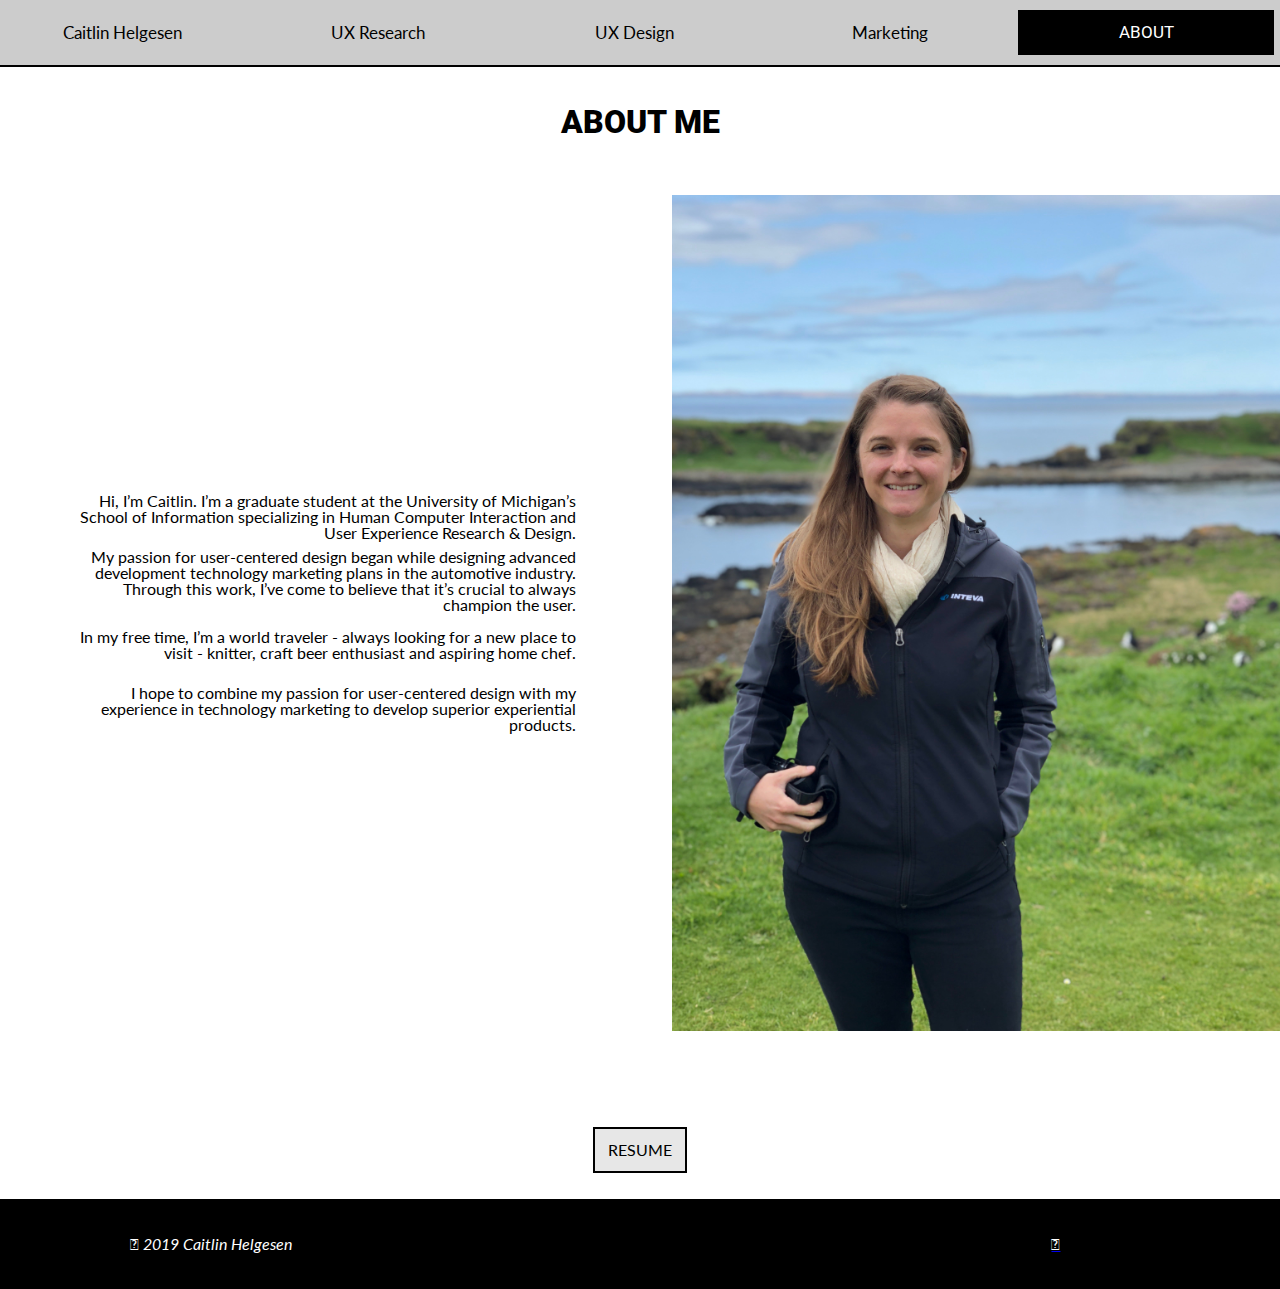
<file: about.html>
<!DOCTYPE html>
<html lang="en">
<head>
  <meta charset="UTF-8">
  <link rel="shortcut icon" href="images/Icon.png">
  <link rel="stylesheet" type="text/css" href="css/html5reset.css">
  <link rel="stylesheet" type="text/css" href="css/style.css">
  <link href="https://fonts.googleapis.com/css?family=Lato" rel="stylesheet">
  <link href="https://fonts.googleapis.com/css?family=Roboto:400,900" rel="stylesheet">
  <link rel="stylesheet" href="https://use.fontawesome.com/releases/v5.7.2/css/all.css" integrity="sha384-fnmOCqbTlWIlj8LyTjo7mOUStjsKC4pOpQbqyi7RrhN7udi9RwhKkMHpvLbHG9Sr" crossorigin="anonymous">
  <link rel="stylesheet" href="https://cdnjs.cloudflare.com/ajax/libs/font-awesome/4.7.0/css/font-awesome.min.css">
  <meta name="viewport" content="width=device-width, initial-scale=1.0">

  <!-- Global site tag (gtag.js) - Google Analytics -->
  <script async src="https://www.googletagmanager.com/gtag/js?id=UA-138280286-1"></script>
  <script>
    window.dataLayer = window.dataLayer || [];
    function gtag(){dataLayer.push(arguments);}
    gtag('js', new Date());

    gtag('config', 'UA-138280286-1');
  </script>

  <title>About</title>
</head>
<body>
  <a href = "#skip-to-main" class="skip">skip to main content</a>
  <header>
    <nav class="nav" id="myNav">
        <a href = "index.html" class="home">Caitlin Helgesen</a>
        <a href = "uxresearch.html" >UX Research</a>
        <a href = "uxdesign.html">UX Design</a>
        <a href = "marketing.html">Marketing</a>
        <a href = "about.html" class = "current">About</a>
        <a href="javascript:void(0);" class="icon" onclick="hamburger()">
        <i class="fa fa-bars"></i>
      </a>
    </nav>



  </header>
  <main id="skip-to-main" >
    <h1 class="about_head">about me</h1>
      <!-- <img src="images/background_img.jpg" alt=" " class="background_img"/> -->
    <div class="about">
      <div class="aboutText">
      <p>Hi, I’m Caitlin. I’m a graduate student at the University of Michigan’s School of Information specializing in Human Computer Interaction and User Experience Research & Design.</p>
      <p> My passion for user-centered design began while designing advanced development technology marketing plans in the automotive industry. Through this work, I’ve come to believe that it’s crucial to always champion the user.</p>
      <p> In my free time, I’m a world traveler - always looking for a new place to visit - knitter, craft beer  enthusiast and aspiring home chef.</p>
      <p> I hope to combine my passion for user-centered design with my experience in technology marketing to develop superior experiential products.</p>
    </div>
    <div class="aboutImg">
      <img src="images/profile_pic.jpg" alt="profile picture"/>
    </div>
  </div>
      <a href ="docs/CaitlinHelgesenResumeJan2019.pdf" class="resume" aria-label= "this document is a pdf">RESUME</a>

  </main>

  <footer>
    <i class="far fa-copyright fa-xl"> 2019 Caitlin Helgesen</i>
    <a href = "https://www.linkedin.com/in/caitlindhelgesen/" aria-label= "link to linkedin"><i class="fab fa-linkedin-in"></i></a>
    <a href = "mailto:chelgese@umich.edu" aria-label= "link to email"><i class="far fa-envelope"></i></a>
  </footer>
  <script src="style.js"></script>
  </body>

</html>
</file>
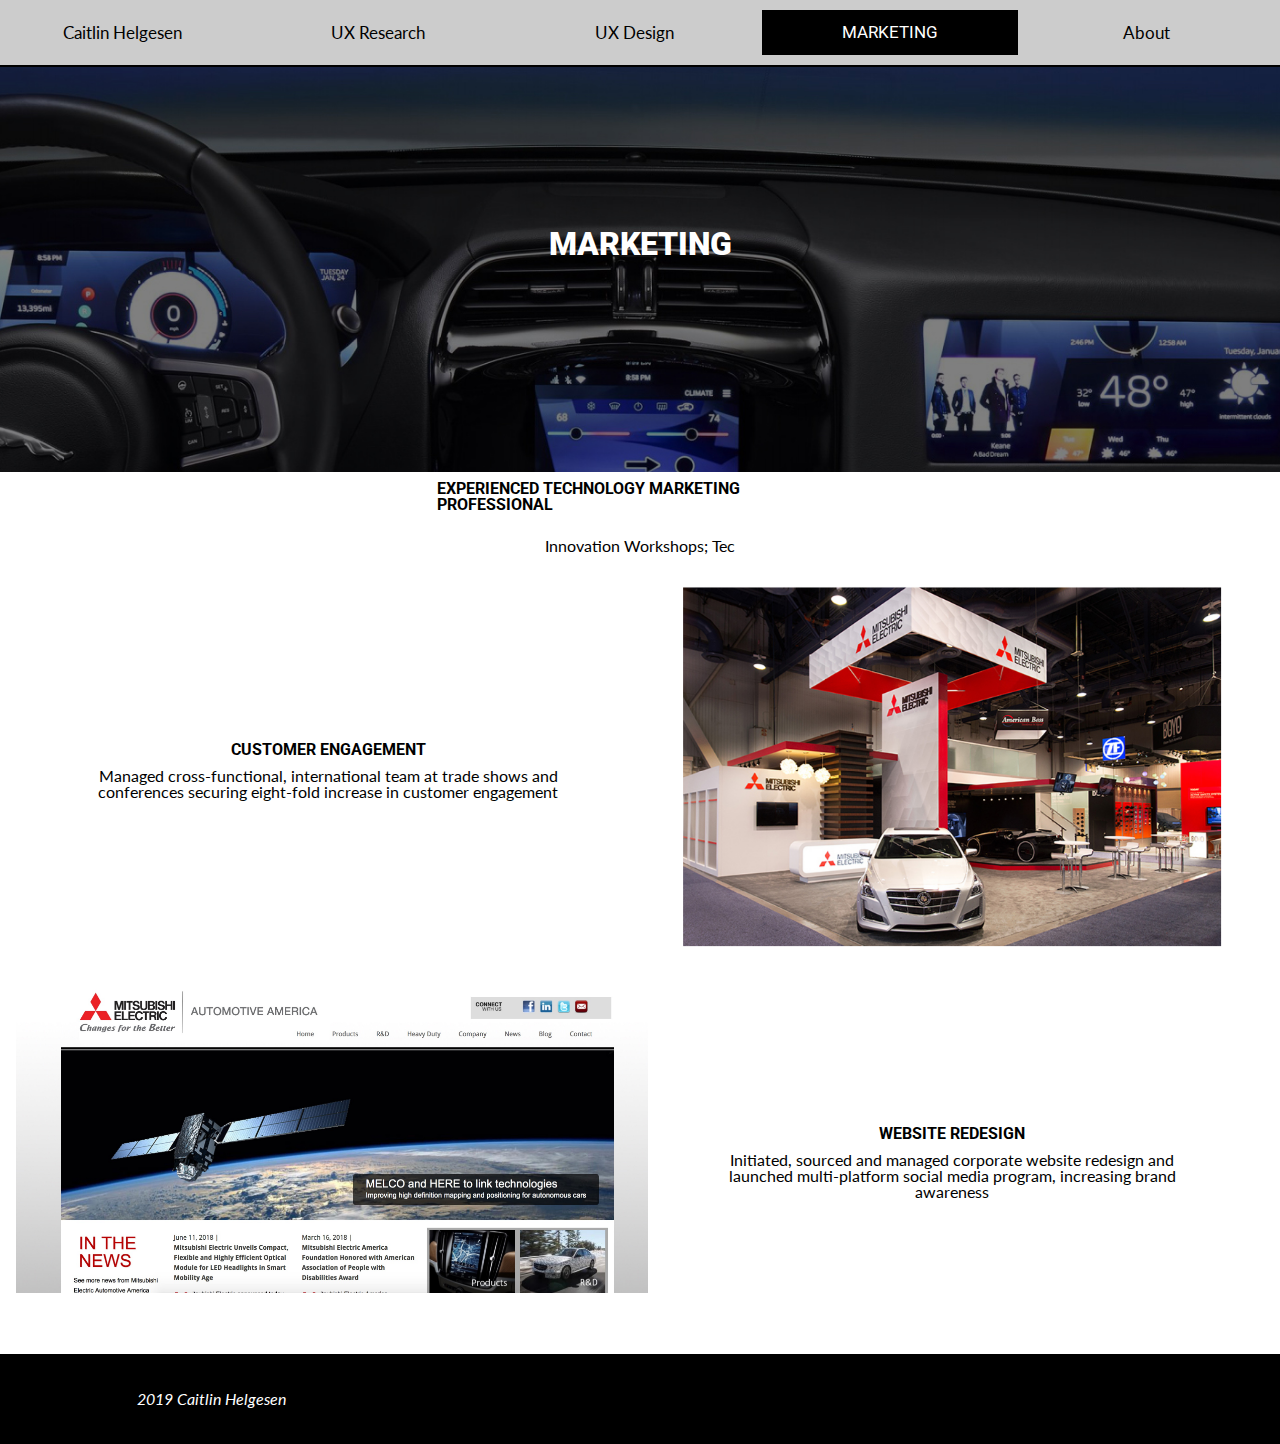
<file: marketing.html>
<!DOCTYPE html>
<html lang="en">
<head>
  <meta charset="UTF-8">
  <link rel="shortcut icon" href="images/Icon.png">
  <link rel="stylesheet" type="text/css" href="css/html5reset.css">
  <link rel="stylesheet" type="text/css" href="css/style.css">
  <link href="https://fonts.googleapis.com/css?family=Lato" rel="stylesheet">
  <link href="https://fonts.googleapis.com/css?family=Roboto:400,900" rel="stylesheet">
  <link rel="stylesheet" href="https://use.fontawesome.com/releases/v5.7.2/css/all.css" integrity="sha384-fnmOCqbTlWIlj8LyTjo7mOUStjsKC4pOpQbqyi7RrhN7udi9RwhKkMHpvLbHG9Sr" crossorigin="anonymous">
  <meta name="viewport" content="width=device-width, initial-scale=1.0">
  <!-- Global site tag (gtag.js) - Google Analytics -->
  <script async src="https://www.googletagmanager.com/gtag/js?id=UA-138280286-1"></script>
  <script>
    window.dataLayer = window.dataLayer || [];
    function gtag(){dataLayer.push(arguments);}
    gtag('js', new Date());

    gtag('config', 'UA-138280286-1');
  </script>

  <title>Marketing</title>
</head>
<body>
  <a href = "#skip-to-main" class="skip">skip to main content</a>
  <header>
    <nav class="nav" id="myNav">
        <a href = "index.html">Caitlin Helgesen</a>
        <a href = "uxresearch.html">UX Research</a>
        <a href = "uxdesign.html">UX Design</a>
        <a href = "marketing.html" class = "current">Marketing</a>
        <a href = "about.html">About</a>
        <a href="javascript:void(0);" class="icon" onclick="hamburger()">
        <i class="fa fa-bars"></i>
      </a>
    </nav>
  <h1 class="marketing">Marketing</h1>
   <!-- <img src="images/Fpace.jpg" alt = "Car interior"/> -->
  </header>
  <main id="skip-to-main" >
    <div class=marketingText>
    <h2>Experienced Technology Marketing Professional</h2>
    <p class="innovation" id="inno">I</p>
  </div>
    <section class="customer">
      <div class="text">
      <h2>Customer Engagement</h2>
      <p>Managed cross-functional, international team at trade shows and conferences securing eight-fold increase in customer engagement</p>
      </div>
      <div class="flipcard" tabindex="0">
        <div class="innerflipcard">
          <div class="frontflipcard">
            <img src="images/CES10.jpg" alt = "CES Tradeshow booth"/>
          </div>
        <div class="backflipcard">
          <p>Mitsubishi Electric Booth</p>
          <p>2016 CES</p>
          <p>Las Vegas, NV</p>
        </div>
      </div>
    </div>
    </section>
    <section class="website">
      <div class="text">
      <h2>Website Redesign</h2>
      <p>Initiated, sourced and managed corporate website redesign and launched multi-platform social media program, increasing brand awareness</p>
      </div>
      <div class="flipcard" tabindex="0">
        <div class="innerflipcard">
          <div class="frontflipcard">
            <img src="images/MEAA_Website.jpg" alt = "Example of website redesign"/>
          </div>
        <div class="backflipcard">
        <p>Mitsubisi Electric Automotive America Website</p>
        <p>Can be found at:</p>
        <a href = "http://www.meaa-mea.com">www.meaa-mea.com</a>
        </div>
      </div>
    </div>
    </section>
    </main>

    <footer>
      <i class="far fa-copyright fa-xl"> 2019 Caitlin Helgesen</i>
      <a href = "https://www.linkedin.com/in/caitlindhelgesen/" aria-label= "link to linkedin"><i class="fab fa-linkedin-in"></i></a>
      <a href = "mailto:chelgese@umich.edu" aria-label= "link to email"><i class="far fa-envelope"></i></a>
    </footer>
      <script src="style.js"></script>
      <script src="marketing.js"></script>
    </body>
    </html>
</file>
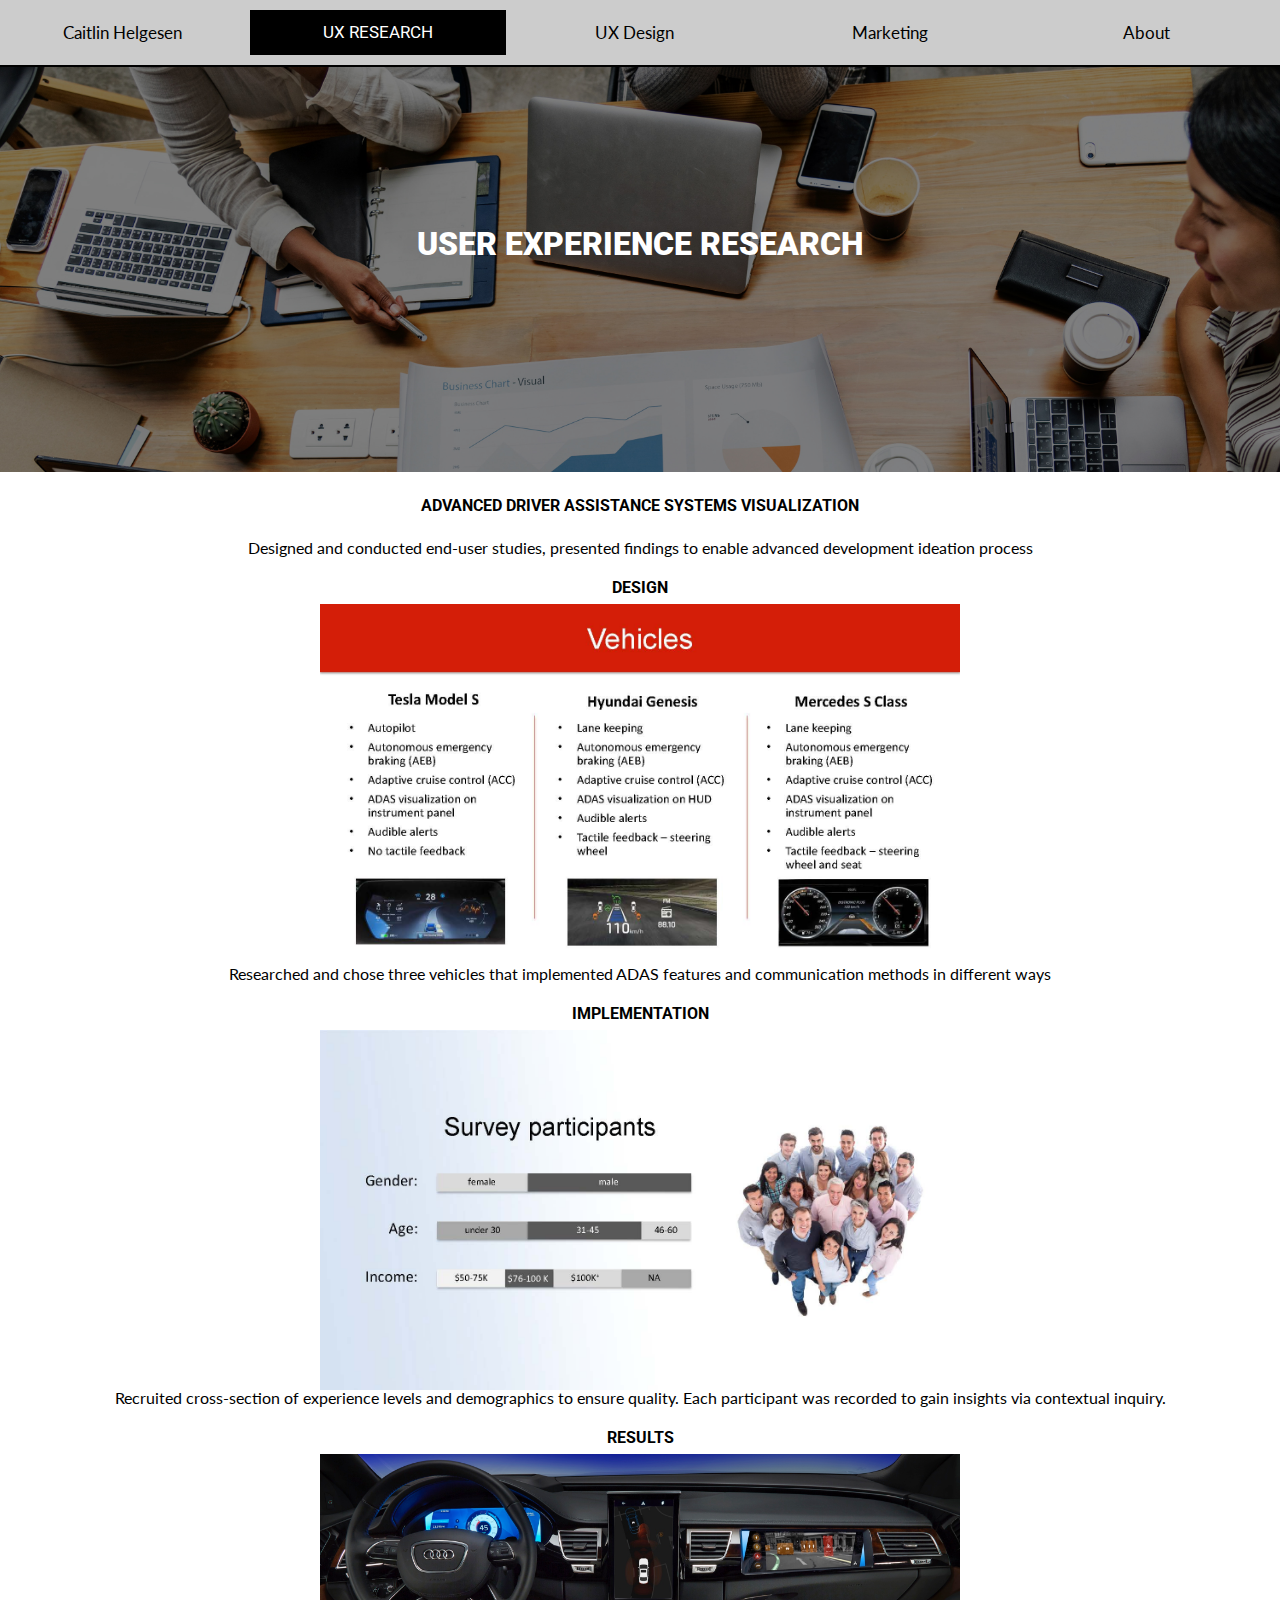
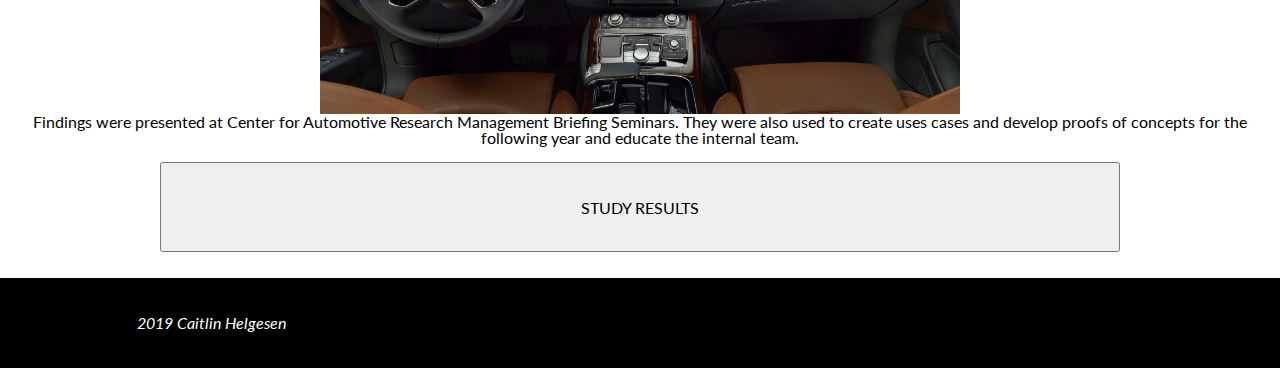
<file: uxresearch.html>
<!DOCTYPE html>
<html lang="en">
<head>
  <meta charset="UTF-8">
  <link rel="shortcut icon" href="images/Icon.png">
  <link rel="stylesheet" type="text/css" href="css/html5reset.css">
  <link rel="stylesheet" type="text/css" href="css/style.css">
  <link href="https://fonts.googleapis.com/css?family=Lato" rel="stylesheet">
  <link href="https://fonts.googleapis.com/css?family=Roboto:400,900" rel="stylesheet">
  <link rel="stylesheet" href="https://use.fontawesome.com/releases/v5.7.2/css/all.css" integrity="sha384-fnmOCqbTlWIlj8LyTjo7mOUStjsKC4pOpQbqyi7RrhN7udi9RwhKkMHpvLbHG9Sr" crossorigin="anonymous">
  <meta name="viewport" content="width=device-width, initial-scale=1.0">

  <!-- Global site tag (gtag.js) - Google Analytics -->
  <script async src="https://www.googletagmanager.com/gtag/js?id=UA-138280286-1"></script>
  <script>
    window.dataLayer = window.dataLayer || [];
    function gtag(){dataLayer.push(arguments);}
    gtag('js', new Date());

    gtag('config', 'UA-138280286-1');
  </script>

  <title>User Experience Research</title>
</head>
<body>
  <a href = "#skip-to-main" class="skip">skip to main content</a>
  <header>
    <nav class="nav" id="myNav">
        <a href = "index.html">Caitlin Helgesen</a>
        <a href = "uxresearch.html" class = "current">UX Research</a>
        <a href = "uxdesign.html">UX Design</a>
        <a href = "marketing.html">Marketing</a>
        <a href = "about.html">About</a>
        <a href="javascript:void(0);" class="icon" onclick="hamburger()">
        <i class="fa fa-bars"></i>
      </a>
    </nav>
    <h1 class="uxresearch">User Experience Research</h1>
    </header>

    <main id="skip-to-main" class="research">

      <!-- <img src="images/UXResearchheader.jpg" alt = " "/> -->
      <h2>Advanced Driver Assistance Systems Visualization</h2>
      <p>Designed and conducted end-user studies, presented findings to enable advanced development ideation process</p>
      <section class = "design">
        <h3>Design</h3>
        <img src= "images/MELCO_ADAS_Visualization_Images_Page_06.jpg" alt= "ADAS features of three vehicles: Tesla, Genesis and Mercedes S Class"/>
        <p>Researched and chose three vehicles that implemented ADAS features and communication methods in different ways </p>
      </section>

     <section class="implementation">
       <h3>Implementation</h3>
       <img src= "images/MELCO_ADAS_Visualization_Images_Page_07.jpg" alt= "Survey demographics"/>
       <p>Recruited cross-section of experience levels and demographics to ensure quality.  Each participant was recorded to gain insights via contextual inquiry.</p>
    </section>
     <section class="results">
       <h3>Results</h3>
       <img src= "images/MELCO_ADAS_Visualization_Results.jpg" alt= "Slide from final presentation"/>
      <p>Findings were  presented at Center for Automotive Research Management Briefing Seminars.  They were also used to create uses cases and develop proofs of concepts for the following year and educate the internal team.</p>
    </section>
    <button class="accordian">Study Results</button>
      <div class="acctext">
       <p>I designed and conducted this survey in 2016 to learn more about how users interact with the driver assistance features in their vehicles and to understand their preferences for how those systems communicate to the driver.  The study consisted of driver’s using three vehicles, completing a short survey after each drive and then completing a comprehensive survey following all three drives.  Each user was also filmed for review.  The findings were used to develop future use cases and proofs of concepts and were presented at the Center for Automotive Research’s Management Briefing Seminar in 2016.</p>
     </div>
  </main>
  <footer>
    <i class="far fa-copyright fa-xl"> 2019 Caitlin Helgesen</i>
    <a href = "https://www.linkedin.com/in/caitlindhelgesen/" aria-label= "link to linkedin"><i class="fab fa-linkedin-in"></i></a>
    <a href = "mailto:chelgese@umich.edu" aria-label= "link to email"><i class="far fa-envelope"></i></a>
  </footer>
  <script src="accordian.js"></script>
  <script src="style.js"></script>
  </body>

  </html>
</file>
<file: css/style.css>
/* header{font-family: arial;} */

body{
  font-family: 'Lato', sans-serif;
  /* margin-top: -1em; */
}

img{
  width: 100%;
  height: 100%}

nav {
  display: flex;
  flex-direction: column-reverse;
  background-color: #cccccc;
  font-family: 'Lato', sans-serif;
  align-items: center;
  text-decoration: none;
  padding: 10px;
  color: #000066;
  text-align: center;
  background-color: #000000;
  color: black;
  border-bottom: 2px solid #000000;
  margin: -1em;
}
/* .nav .logo {
  display: flex;
  align-content: flex-start;
} */
/* nav ul li{
  align-items: center;
/* } */

/* nav a{
  text-decoration: none;
  color: #000000;
} */
.nav a:link {
  display: block;
  color: #ffffff;
  text-align: center;
  padding: 14px 16px;
  text-decoration: none;
  font-size: 17px;
}
.navresponsive a {
  display: block;
  color: #f2f2f2;
  text-align: center;
  padding: 5px 5px;
  text-decoration: none;
  font-size: 17px;
}
.nav a:hover {
  background-color: #ddd;
  color: black;
}
.nav a:active{
  background-color: #000000;
  color: white;
}

nav a:visited{
  color: #ffffff;
  text-align: center;
  padding: 14px 16px;
  text-decoration: none;
  font-size: 17px;
}
nav a.current {
 background-color: #000000;
 color: #ffffff;
 font-family: 'Roboto', sans-serif;
 text-transform: uppercase;
}
.nav .icon {
  display: none;
}
.nav a:not(:first-child) {display: none;}
.nav a.icon {
    display: block;
  }
.nav.responsive {position: relative;}
.nav.responsive a.icon {
    position: absolute;
    right: 0;
    top: 0;
  }
.nav.responsive a {
    display: block;
    text-align: left;
  }

h1{font-family:'Roboto', sans-serif;
  font-weight: 900;
  font-size: 2em;
  color: #ffffff;
  text-transform: uppercase;
  padding: .1em;
}

background-img{
  max-width: 100%;
  max-height: 100%;
}

a.skip{
	margin:15px;
	text-decoration: none;
	position: relative;
    top: -80px;
    transition: top ease-in .5s;
  z-index: 2;
  padding: 1%;
}

a.skip:focus{
	background-color: #e7e7e7;
  font-family: 'Lato', sans-serif;
  color: #000000;
	top: 0px;
	border: 1px solid black;
}

ul{
	text-decoration: none;
  list-style-type: none;
  margin: 0;
  padding: 0;
  text-decoration: none;
}

/* .current{
  text-transform: uppercase;
  text-decoration: none;
  font-family: 'roboto';
  font-weight: 900;
  /* background-color: #e7e7e7;
  color: black;
  border: 2px solid #000000;
  width: auto;
  height: auto;
  margin: 10px;
  text-decoration: none;
  padding: 1%;
  /* } */

nav ul li .home{
  font-family: 'Lato';
  font-weight: bold;
  text-decoration-line: none;
}

footer{
display: grid;
background-color: #000000;
color: #ffffff;
font-family: 'Lato', sans-serif;
grid-template-columns: 33% 33% 33%;
height: 10vh;
justify-items: center;
align-items: center;

}
.far.fa-copyright.fa{
font-family: 'Lato', sans-serif;
}

.fab.fa-linkedin-in{
  color: #ffffff;
}

.far.fa-envelope{
  color: #ffffff;
}
main{
  display: flex;
  flex-direction: column;
  justify-content: flex-start;
  flex-wrap: wrap;
}



/* --------- ABOUT PAGE ---------*/



.about{display: flex;
  flex-direction: column;
  justify-content: center;
  margin-bottom: 5%
}

.about_head{
  color: #000000;
  text-align: center;
  padding: 2%;
  margin-top: 5%;
}
.about img{
  max-width: 75%;
  max-height: 75%;
  width: auto;
  height:auto;
  align-self: center;
  margin: 5%;

}
.resume {
    align-self: center;
    background-color: #e7e7e7;
    color: black;
    border: 2px solid #000000;
    margin-left: auto;
    margin-right: auto;
    margin-bottom: 2%;
    text-decoration: none;
    padding: 1%;

}

/* p{
  margin: auto;

} */

/*  --------- UX DESIGN PAGE ---------*/
.skills {
    display: grid;
    grid-template-columns: 1fr 1fr 1fr;
    grid-template-rows: 1fr 1fr;
    margin: auto;
    text-align: center
}

.skills p{
  padding: 2%;
}
.design_background{
  display: flex;
flex-direction: column;
justify-content: center;
align-items: center;
background: gray;
background-color: #000000;
background-image: url('../images/uxheader_op.jpg');
background-size: cover;
min-height: 20vh;
background-repeat: no-repeat;
text-align: center;
background-attachment: fixed;
background-position: center;
height: 100%;
}
 h2{
   display: flex;
justify-content: center;
margin: auto;
padding: 2%;
text-transform: uppercase;
font-family: 'Roboto';

}
/* .design_list iframe{
  display: none;
}
.design_list ul{
  display: flex;
  flex-direction: column;
    /* justify-content: space-between; */
  /* margin: .5em;
}
.design_list ul li{ */
  /* display: flex;
  flex-direction: column; */
    /* justify-content: space-between; */
  /* margin: .5em;
} */

.design .problem p{
  width: 75%;
  border: 2px solid grey;
  padding: 2%;
  margin: auto;
  margin-top: 2%;
  text-align: center;

}
/* .skills ul{
  display: flex;
  flex-direction: column;
  flex-wrap: nowrap;
  justify-content: space-between;
  margin-bottom: 4em; */
/* width: 50%; */
  /* height: fit-content */
/* } */
/*
.skills ul li{
  align-self: center;
  margin: auto;
  padding: 2%;
  font-family: 'Lato', sans-serif;
  text-decoration: none;
} */
.gallery{
  position: relative;
  margin: auto;
  width: 75%;
  padding-left: 5%;
  padding-right: 5%;
}
.dots{
  text-align: center;
}
.dot {
  cursor: pointer;
  height: 10px;
  width: 10px;
  margin: 0 2px;
  background-color: #bbb;
  border-radius: 50%;
  display: inline-block;
  transition: background-color 0.6s ease;
}
.active, .dot:hover {
  background-color: #eaebed;
}
/* .gallery img{
  width:95%;
  height: 95%;
  max-width: 100%;
  max-height: 100%;
  width: auto;
  height:auto;
  align-self: center;
  margin: 5%;
} */


.carouselImg{
  display: block;
  height: auto;
  width: auto;
  margin: auto;
}

#player{
  margin: auto;
  padding: 3%;
  max-width: 100%;
  width: 75%
}

.back, .forward{
cursor: pointer;
 position: absolute;
 top: 50%;
 width: auto;
 padding: 16px;
 margin-top: -22px;
 color: white;
 font-weight: bold;
 font-size: 18px;
 transition: 0.6s ease;
 border-radius: 0 3px 3px 0;
 user-select: none;
 background-color: #343538;
  z-index: 2;
}

.forward{
  right: 0;
  border-radius: 0 5px 5px 0;
}

.back{
  left: 0;
  border-radius: 5px 0 0 5px;

}
.accordian{
  display: block;
  margin: auto;
  width: 75%;
  height: 10vh;
  font-family: 'lato', sans-serif;
  text-transform: uppercase;
  font-size: medium;
  transition: 1s;
}
.active .accordian:hover{
  background-color: #000000;
}
.acctext{
  display: block;
  padding: 2%;
  margin: auto;
  display: none;
  overflow: hidden;
}
.methods{
  display: grid;
  grid-template-columns: 1fr 1fr 1fr;
  grid-template-rows: 1fr 1fr;
  width: 75%;
  margin: auto;
}

.methods p{
  padding: 2%;
  margin: auto;
  text-align: center;
}
.design p{
  width: 75%;
  display: block;
  margin: auto;
  text-align: center;

}
/* .design{
  margin: auto;
}
.design p{

  padding: 2%;
  text-align: center;
} */
/*  --------- UX RESEARCH PAGE ---------*/
.research{
  display: flex;
  flex-direction: column;
  flex-wrap: wrap;
  margin-bottom: 2%;
}
.uxresearch{
display: flex;
flex-direction: column;
justify-content: center;
align-items: center;
background-color: #000000;
background-image: url('../images/UXResearchheader_op.jpg');
background-size: cover;
min-height: 20vh;
background-repeat: no-repeat;
text-align: center;
background-attachment: fixed;
background-position: center;
height: 100%;
}

.research img{
  object-fit: contain;
}

.research h3{
display: flex;
justify-content: center;
margin: .5em;
text-transform: uppercase;
font-family: 'Roboto';
}


.implementation{
  margin: auto;
}

.results{
  margin: auto;
}
/* .details{
  margin-bottom: 2%;
  margin-left: auto;
  margin-right: auto;
} */
/*
.research_background{
  display: flex;
flex-direction: row;
justify-content: center;
align-items: center;
background-image: url('../images/UXResearchheader_op.jpg');
background-size: cover;
min-height: 20vh;
background-repeat: no-repeat;
} */
/*  --------- HOMEPAGE ---------*/
.homepage {
display: flex;
flex-direction: column;
justify-content: center;
text-align: center;
align-items: center;
background-color: #000000;
background-image: url('../images/homepage_op.jpg');
background-size: cover;
min-height: 20vh;
background-repeat: no-repeat;
text-align: center;
background-attachment: fixed;
background-position: center;
height: 100%;
z-index: -1;
}

.homepage p{
  display: none;
}
.homelinks a{
display: flex;
flex-direction: column;
/* justify-content: center; */
padding: .5em;
}

/*  --------- MARKETING PAGE ---------*/
.marketing {
display: flex;
flex-direction: row;
justify-content: center;
align-items: center;
background-color: #000000;
background-image: url('../images/Fpace_op.jpg');
background-size: cover;
min-height: 20vh;
width:auto;
background-repeat: no-repeat;
text-align: center;
background-attachment: fixed;
background-position: center;
height: 100%;
}
/*
@media screen and (min-width:500px) {
	.about_img img{
		width: 100%;
		height: 75vh; */
.break{
  margin: auto;
}

.backflipcard{
  display: none;
}
@media screen and (min-width:750px) {
	.about_img img{
		width: 45%;
		height: 75vh;
  }
.nav{
  position: fixed;
  z-index: 1;
    width: 100%;
    height: auto;
    display: grid;
    grid-template-columns: 1fr 1fr 1fr 1fr 1fr;
    background-color: #cccccc;
    font-family: 'Lato', sans-serif;
  }


.nav a:link{
  color: #000000;
}

.nav a:visited{
  color: #000000;
}

.nav a.current{
  color: #ffffff;
}
    /* .nav ul{
    display: flex;
    padding: 10px;
    color: #000066;
    text-align: center;
    width: 100%;
    justify-content: center
    } */

    /* .nav ul li a {
      text-decoration: none;
      color: #000000;
      display: flex;
      flex-direction: row;
      padding: 2em;
      align-self: stretch;
      justify-content: center;
    } */
    .nav a:not(:first-child) {
    display: block;
    }
    .nav a.icon{
      display: none;
    }


/* --------- Marketing PAGE ---------*/
  .customer{
    display: grid;
    grid-template-columns: 1fr 1fr;
    /* grid-template-rows: 98%; */
    margin: 1em;
}

  .customer img{
    width: auto;
    height: 40vh;
    margin: auto;
  }

  .text {
    width: 75%;
    text-align: center;
    margin: auto;
  }
  /* .customer p{
    display:flex;
    width:25%;
    text-align: center;
    align-self: center;
    margin-top: 1em;
    margin-bottom: 1.5em;
    padding: .5em;
  } */
  /* .customer h2{
    display: flex;
    margin: auto;
    margin-top: 1em;
    margin-bottom: .5em;
    padding: .5em;
  } */

  .flipcard{
    background-color: transparent;
    width: 100%;
    height: 40vh;
    margin: auto;
    perspective: 1000px;
    /* z-index: -1; */
  }

  .innerflipcard{
    position: relative;
    width: 100%;
    height: 100%;
    text-align: center;
    transition: transform 0.8s;
    transform-style: preserve-3d;
  }

  .flipcard:hover .innerflipcard{
    transform: rotateY(180deg);
  }

  .frontflipcard, .backflipcard {
  position: absolute;
  width: 100%;
  height: 100%;
  backface-visibility: hidden;
  }
  .backflipcard {
    display: block;
    background-color: #343538;
    color: white;
    width: 75%;
    margin: auto;
    font-family: 'Lato', sans-serif;
    transform: rotateY(180deg);
  }
  .backflipcard p{
    display: block;
    text-align: center;
    margin-top: 25px;
  }
  .backflipcard :visited{
    color: #ffffff;
    text-decoration: none;
  }
  .website{
    display: grid;
    grid-template-columns: 1fr 1fr;
    /* grid-template-rows: 1fr; */
    margin: 1em;
  }

  .website img{
    width: auto;
    height: 35vh;
    margin: auto;
    order: 0;
  }
    .website .text {
      order:1;
    }
  /* .website p{
    display:flex;
    width:25%;
    text-align: center;
    align-self: center;
    margin-top: 1em;
    margin-bottom: 1.5em;
    padding: .5em;
  } */
  /* .website p{
    display:flex;
    width:25%;
    text-align: center;
    align-self: center;
  } */
  /* .website h2{
    display: flex;
    margin: auto;
    margin-top: 1em;
    margin-bottom: .5em;
    padding: .5em;
  } */
}

/* --------- UX Design PAGE ---------*/
/* .gallery {
    display: flex;
    flex-direction: row;
    max-width: 75%;
    flex-wrap: wrap;
    margin: auto;
    justify-content: center;
} */

/* .gallery img{
    width: 45%;
    height: auto;
    margin: 1em; */

}
.skills {
    display: grid;
    grid-template-columns: 1fr 1fr 1fr;
    grid-template-rows: 1fr 1fr;
    margin: auto;
}

/* .galery img {
  vertical-align: middle;
} */

@media screen and (min-width:950px) {


/*  --------- ABOUT PAGE ---------*/

  .about{
    display: grid;
    grid-template-columns: 1fr 1fr;
    justify-content: center;
}
  .about img{
    max-width: 98%;
    display: grid;
    /* height: 90vh; */
    margin: auto;
    max-height: 95%;
    width: auto;
    height: auto;
    align-self: center;
    padding: 5%;
}
  .aboutText{
  display: grid;
    grid-template-rows: 1fr 1fr 1fr 1fr;
    width: 80%;
  margin: auto;
  padding-top: 10%;
  padding-bottom: 10%;
  text-align: right;
  align-items: center;
  }
  .about p{
    margin: auto;
  }
  .about a {
    margin-left: 10%;
    margin-right: 10%;
    text-decoration: none;
    padding: 1%;
}
/*  --------- UX DESIGN PAGE ---------*/

.design_background{
  min-height: 50vh;
}
.design_list iframe{
  display: flex;
  margin: .5em;
  padding: .5em;
  margin: auto
}

.galleryhead  {
  align-self: center;
}
  /* .gallery{
    display: flex;
    flex-direction: row;
    flex-wrap: wrap;
    margin: auto;
    width: 75%;
    justify-content: center;
} */

  /* .gallery img{
    width:98%;
    height: auto;
    margin: 1em;
  } */

.skills ul{
    display: flex;
    flex-direction: row;
    flex-wrap: wrap;
    justify-content: space-between;
    margin-bottom: 4em;
}

  .skills h2{
    align-self: center;
}
/* width: 50%; */
/* height: fit-content; */

/*  --------- HOMEPAGE ---------*/


.homelinks{
  display: grid;
  grid-template-columns: 1fr 1fr 1fr;

}
.homelinks a img{
  order: 1;

}
.homepage {
display: flex;
flex-direction: column;
justify-content: center;
align-items: center;
background-color: #000000;
background-image: url('../images/homepage_op.jpg');
background-size: cover;
min-height: 60vh;
background-repeat: no-repeat;
text-align: center;
background-attachment: fixed;
background-position: center;
height: 100%;
}

.homepage p{
  display: flex;
  flex-direction: column;
  justify-content: center;
  align-items: center;
  align-self: center;
  color: #ffffff;
}
.homepage h1{
  display: flex;
  flex-direction: row;
  justify-content: center;
  align-items: center;
  /* z-index: 2; */
}

.homebutton {
  display: flex;
  flex-direction: row;

}
/*  --------- Marketing ---------*/

.marketing {
display: flex;
flex-direction: column;
justify-content: center;
align-items: center;
background-color: #000000;
background-image: url('../images/Fpace_op.jpg');
background-size: cover;
min-height: 50vh;
width:auto;
background-repeat: no-repeat;
text-align: center;
background-attachment: fixed;
background-position: center;
height: 100%;
}

.marketing_content{
  display: flex;
  flex-direction: row;
  flex-wrap: wrap;
}
 .marketing_content img{
   padding: 1em;
    width: 50%;
    height: 60%;
    margin: .5em;
}

  .marketing_content p{
    align-self: center;
    text-align: center;
    width: 20%;
  }
  .marketing_content h2{
    width: 20%;
  }
  .innovation {
    display: block;
    margin:auto;
  }
.marketingText{
  display: grid;
  grid-template-rows: 1fr 1fr;
  margin: auto;
}

  /*  --------- UX Research ---------*/

  .uxresearch{
    display: flex;
    flex-direction: column;
    flex-wrap: wrap;
    background-color: #000000;
    background-image: url('../images/UXResearchheader_op.jpg');
    background-size: cover;
    min-height: 50vh;
    width:auto;
    background-repeat: no-repeat;
    text-align: center;
    background-attachment: fixed;
    background-position: center;
    height: 100%;

  }
  .research img{
    width: 50%;
    display: flex;
    margin: auto;
  }
  .research p{
    width: 100%;
    text-align: center;
    margin-bottom: 1em;
  }
  /* .research.design{
    display:flex;
  }

  .reseach.implementation{
    display: flex;
  }
  .reseach.results{
    display:flex;
  }
  .research.summary{
    display:flex;
  } */

}
</file>
